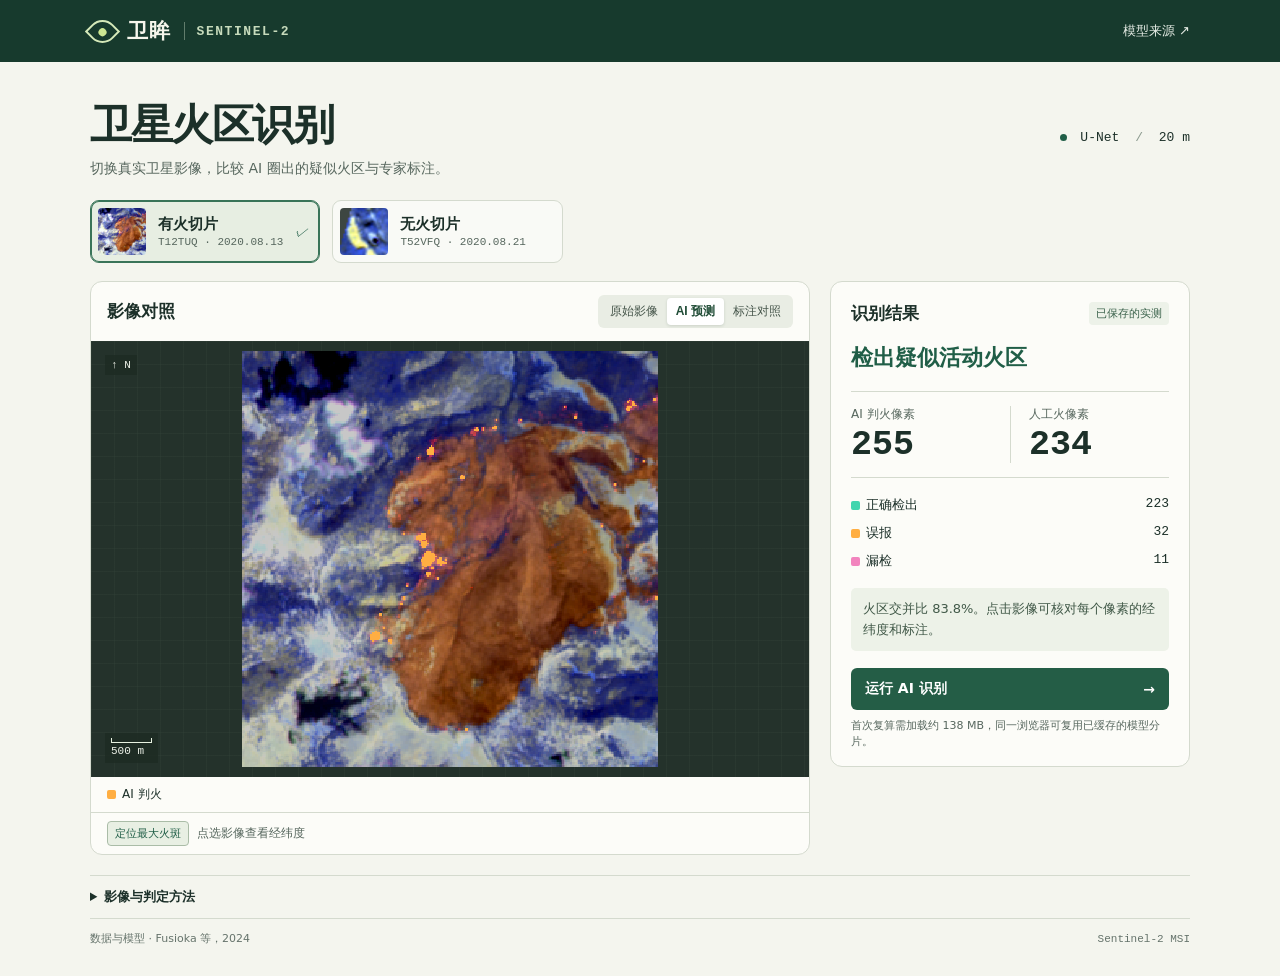
<file: index.html>
<!doctype html>
<html lang="zh-CN" data-inference="browser">
<head>
<meta charset="utf-8"><meta name="viewport" content="width=device-width,initial-scale=1">
<meta name="theme-color" content="#122e25"><title>卫眸 · 卫星火区识别</title>
<script>
if (location.hostname === "baoqingwang3-prog.github.io" &&
    new URLSearchParams(location.search).get("compute") !== "browser") {
  location.replace("https://2i2c.mybinder.org/v2/gh/baoqingwang3-prog/sentinel2-fire-demo/51c2fac4081e486a7c430a73ceaf1d8e963b3646?urlpath=proxy%2F7777%2Fterrain%2F");
}
</script>
<link rel="stylesheet" href="./style.css">
</head>
<body>
<header><div class="header-core"><div class="brand"><span class="brand-icon" aria-hidden="true"><i></i></span><span>卫眸</span><span class="brand-sep"></span><span class="brand-en">SENTINEL-2</span></div><a href="https://github.com/Minoro/transfer-learning-landsat8-sentinel2" target="_blank" rel="noreferrer">模型来源 ↗</a></div></header>
<main>
<section class="intro"><div><h1>卫星火区识别</h1><p>切换真实卫星影像，比较 AI 圈出的疑似火区与专家标注。</p></div><a class="terrain-link" id="terrain-link" href="./terrain/" hidden>进入三维盲测 ↗</a><div class="pipeline"><span class="dot"></span> U-Net <span>/</span> 20 m</div></section>
<section class="selector" aria-label="选择测试切片">
<button type="button" class="sample selected" data-case="fire" aria-pressed="true"><img src="./samples/fire/swir.png" alt=""><span><b>有火切片</b><small>T12TUQ · 2020.08.13</small></span><em aria-hidden="true">✓</em></button>
<button type="button" class="sample" data-case="clear" aria-pressed="false"><img src="./samples/clear/thumb.png" alt=""><span><b>无火切片</b><small>T52VFQ · 2020.08.21</small></span><em aria-hidden="true">✓</em></button>
</section>
<div class="workspace">
<section class="visual" aria-label="卫星影像查看器">
<div class="visual-head"><h2>影像对照</h2><div class="modes" aria-label="显示图层"><button data-mode="original" aria-pressed="false">原始影像</button><button class="active" data-mode="prediction" aria-pressed="true">AI 预测</button><button data-mode="compare" aria-pressed="false">标注对照</button></div></div>
<div class="viewer"><div class="north" aria-label="上方为网格北">↑ N</div><div class="viewbox">
<canvas id="scene" width="512" height="512" tabindex="0" aria-label="卫星影像，点击像素查看坐标，也可用方向键选择"></canvas>
</div><div class="scale"><i id="scale-line"></i><span id="scale-text"></span></div><button id="zoom" type="button" hidden></button></div>
<div class="legend" id="legend"></div>
<div class="coordinate"><button id="locate" type="button" hidden>定位最大火斑</button><output id="coordinate">点选影像查看经纬度</output><a id="map" hidden target="_blank" rel="noreferrer">查看地图 ↗</a></div>
</section>
<aside><div class="result-head"><h2>识别结果</h2><span id="origin">已保存的实测</span></div>
<p id="verdict" class="verdict">读取中…</p>
<div class="key-stats"><div><small>AI 判火像素</small><strong id="count-p">—</strong></div><div><small>人工火像素</small><strong id="count-r">—</strong></div></div>
<dl class="breakdown"><div><dt><i class="teal"></i>正确检出</dt><dd id="tp">—</dd></div><div><dt><i class="amber"></i>误报</dt><dd id="fp">—</dd></div><div><dt><i class="pink"></i>漏检</dt><dd id="fn">—</dd></div></dl>
<p id="interpret" class="interpret"></p>
<button class="run" id="run" disabled>运行 AI 识别 <span>→</span></button><div id="run-status" role="status" aria-live="polite">读取中…</div>
<button id="review-open" type="button" aria-controls="review-box" aria-expanded="false" hidden>复核这个火斑 ↓</button>
</aside></div>
<section id="review-box" class="evidence" hidden>
  <h2>Bear Creek · 事件复核</h2>
  <p id="review-result" role="status"></p>
  <div class="dates">
    <figure><img loading="lazy" src="./review/before.png" alt="7月27日基线燃烧指数图"><figcaption>07.27 · 火前 NBR</figcaption></figure>
    <figure><canvas id="review-scene" width="256" height="256" aria-label="橙色为当天AI预测，青线为官方事后过火边界"></canvas><figcaption>08.13 · AI 火斑 / 最终边界</figcaption></figure>
    <figure><img loading="lazy" src="./review/after.png" alt="9月2日后续燃烧指数图"><figcaption>09.02 · 后续 NBR</figcaption></figure>
  </div>
  <details><summary>观测依据与来源</summary>
    <p>中图橙色为当天预测，青线为 MTBS 最终边界。前后两图用同一 NBR 色标，棕色为低值，蓝绿色为高值，空白处缺测。</p>
    <p id="review-change"></p>
    <p><a href="https://burnseverity.cr.usgs.gov/baer/baer-imagery-support-data-download/2020/bear-creek" target="_blank" rel="noreferrer">USGS 事件档案</a> · <a href="https://apps.fs.usda.gov/ArcX/rest/services/EDW/EDW_MTBS_01/MapServer/75/1072461" target="_blank" rel="noreferrer">MTBS 边界</a> · <a href="https://www.nifc.gov/sites/default/files/NICC/1-Incident%20Information/IMSR/2020/August/20200813IMSR.pdf#page=4" target="_blank" rel="noreferrer">8 月 13 日消防通报</a> · <a href="./review/metadata.json" target="_blank">两期 Sentinel-2 影像来源</a></p>
    <small>Contains modified Copernicus Sentinel data 2020.</small>
  </details>
</section>
<details class="method"><summary>影像与判定方法</summary><dl><div><dt>切片编号</dt><dd id="case-id"></dd></div><div><dt>观测时间</dt><dd id="time"></dd></div><div><dt>有效观测</dt><dd id="coverage"></dd></div><div><dt>模型输入</dt><dd>B12、B11、B8A 三个波段，20 米网格。任一波段为零时跳过该像素。</dd></div><div><dt>判定依据</dt><dd id="method-note">模型得分大于 0.5 时判为疑似活动火。只有评估阶段使用人工标注。页面初次显示本地实测结果，点击运行后使用原模型权重在浏览器内独立计算。</dd></div></dl></details>
<footer><span>数据与模型 · Fusioka 等，2024</span><span>Sentinel-2 MSI</span></footer>
</main>
<script src="./review.js" defer></script>
<script src="./app.js?v=review-1" defer></script>
</body></html>
</file>
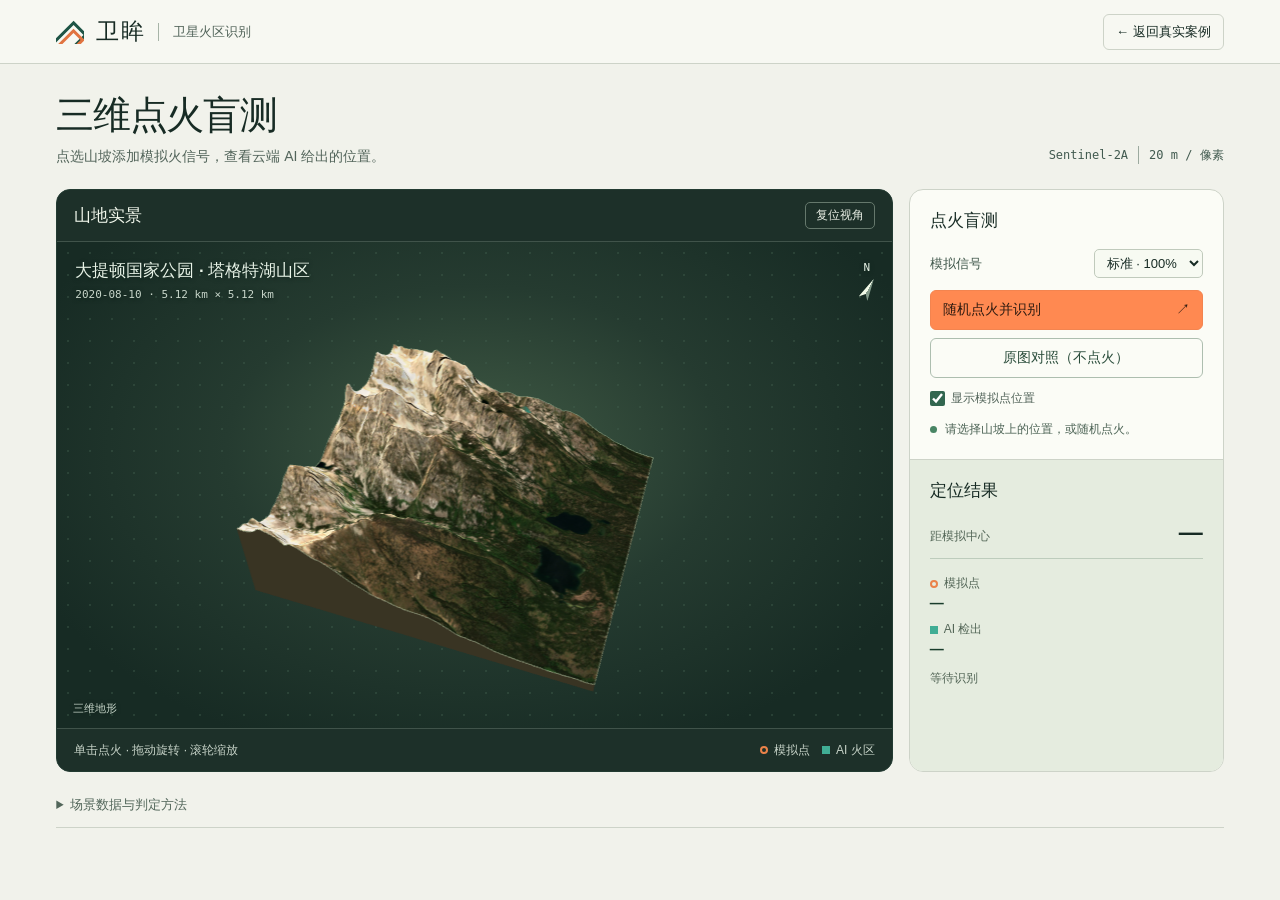
<file: terrain/index.html>
<!doctype html>
<html lang="zh-CN">
<head>
  <meta charset="utf-8">
  <meta name="viewport" content="width=device-width,initial-scale=1">
  <meta name="theme-color" content="#172821">
  <title>卫眸 · 三维山火模拟定位</title>
  <link rel="icon" href="data:,">
  <link rel="stylesheet" href="./style.css">
  <script type="importmap">{"imports":{"three":"./vendor/three/three.module.js"}}</script>
  <script type="module" src="./mountain.js"></script>
</head>
<body>
  <header class="mast">
    <div class="brand"><i class="brandmark" aria-hidden="true"></i><strong>卫眸</strong><span class="brand-sub">卫星火区识别</span></div>
    <a class="back" href="../index.html">← 返回真实案例</a>
  </header>
  <main id="experiment" data-state="loading">
    <div class="intro">
      <div><h1>三维点火盲测</h1><p>点选山坡添加模拟火信号，查看云端 AI 给出的位置。</p></div>
      <div class="snapshot"><span id="satellite">Sentinel-2</span><span>20 m / 像素</span></div>
    </div>
    <div class="workspace">
      <section class="mapcard" aria-labelledby="map-title">
        <div class="map-top"><h2 id="map-title">山地实景</h2><button type="button" class="map-tool" id="reset" disabled>复位视角</button></div>
        <div id="stage">
          <canvas id="terrain-canvas" aria-label="三维山地，点击地面模拟点火。也可使用右侧随机点火按钮。"></canvas>
          <div class="map-place"><strong id="scene-name">正在读取影像…</strong><span id="scene-date"></span></div>
          <div class="north" aria-label="指北针"><span>N</span><i id="north-arrow"></i></div>
          <div id="markers" aria-hidden="true"><span id="truth-pin" class="pin truth" hidden><i></i><b>模拟点</b></span><span id="ai-pin" class="pin predicted" hidden><i></i><b>AI</b></span></div>
          <span id="view-mode">三维地形</span><span id="probe"></span>
        </div>
        <div class="map-foot"><span id="navigation">单击点火 · 拖动旋转 · 滚轮缩放</span><span class="legend"><i class="orange"></i> 模拟点 <i class="mint"></i> AI 火区</span></div>
      </section>
      <aside class="panel">
        <section class="actions-box">
          <h2>点火盲测</h2>
          <div class="formrow"><label for="strength">模拟信号</label><select id="strength"><option value="1">标准 · 100%</option><option value="0.4">较弱 · 40%</option><option value="0.1">微弱 · 10%</option></select></div>
          <button class="primary" id="random" disabled>随机点火并识别 <span aria-hidden="true">↗</span></button>
          <button class="secondary" id="clear" disabled>原图对照（不点火）</button>
          <label class="toggle"><input type="checkbox" checked id="truth-toggle"> 显示模拟点位置</label>
          <div class="status-line"><i></i><p role="status" id="status">正在载入山地影像…</p></div>
        </section>
        <section class="result-box">
          <h2>定位结果</h2>
          <div class="result-main"><span>距模拟中心</span><strong id="distance">—</strong></div>
          <dl class="coords"><div><dt><i class="orange"></i>模拟点</dt><dd id="truth-coord">—</dd></div><div><dt><i class="mint"></i>AI 检出</dt><dd id="ai-coord">—</dd></div></dl>
          <p id="counts">等待识别</p>
        </section>
      </aside>
    </div>
    <details class="method"><summary>场景数据与判定方法</summary>
      <p id="scene-info"></p><p>底图使用真实卫星 RGB 影像与同区域高程。模拟点火在 13 个邻近像素中加入合成光谱信号。云端 U-Net 只读取 B12、B11、B8A 三个波段，得分大于 0.5 的像素判火。定位点取最大连续火斑中最靠近其重心的像素。距离按 20 米地面网格计算，0 米表示两个中心落在同一像素。</p>
      <p id="sources"></p>
      <p id="credit" lang="en"></p>
      <p><a id="scene-source" target="_blank" rel="noreferrer">卫星影像目录</a> · <a id="dem-source" target="_blank" rel="noreferrer">高程数据与许可</a> · <a href="https://github.com/Minoro/transfer-learning-landsat8-sentinel2" target="_blank" rel="noreferrer">模型出处</a> · <a href="./vendor/three/LICENSE">Three.js 许可</a></p>
    </details>
  </main>
</body>
</html>
</file>
<file: style.css>
:root{--ink:#1c3029;--green:#205e47;--paper:#f4f5ee;--line:#d4dace;--muted:#57675e;--teal:#41d5ae;--amber:#ffae42;--pink:#f284be}*{box-sizing:border-box}body{margin:0;background:var(--paper);color:var(--ink);font-family:Inter,"Microsoft YaHei","PingFang SC",system-ui,sans-serif}header{background:#173a2d;color:#f6f6ec}.header-core,main{width:min(1100px,calc(100% - 56px));margin:auto}.header-core{display:flex;align-items:center;justify-content:space-between;height:62px}.header-core a{color:#e6ece5;font-size:13px;text-decoration:none}.brand{display:flex;align-items:center;gap:12px;font-size:21px;font-weight:700;letter-spacing:.06em}.brand-en{font-size:13px;font-family:ui-monospace,Consolas,monospace;letter-spacing:.12em;color:#c7dbbc}.brand-sep{height:18px;width:1px;background:#617d6c}.brand-icon{height:25px;width:25px;border:2px solid #d5e9b9;border-radius:60% 0 60% 0;transform:rotate(45deg);display:grid;place-items:center}.brand-icon i{width:8px;height:8px;background:#cce792;border-radius:50%}.intro{display:flex;align-items:center;justify-content:space-between;margin:35px 0 22px}.intro h1{font-size:clamp(28px,3.3vw,42px);margin:0;font-weight:750;letter-spacing:-.035em}.intro p{margin:7px 0 0;font-size:14px;color:var(--muted)}.pipeline,.sample small,.coordinate output,.coordinate a,footer span:last-child,#origin,.key-stats strong,.breakdown dd{font-family:ui-monospace,Consolas,"Microsoft YaHei",monospace}.pipeline{font-size:13px}.pipeline span:not(.dot){margin:0 8px;color:#8b9a8e}.dot{display:inline-block;width:7px;height:7px;margin-right:6px;background:var(--green);border-radius:50%}.selector{display:flex;gap:12px;margin-bottom:18px}.sample{display:flex;align-items:center;gap:12px;border:1px solid var(--line);background:#f9faf6;color:var(--ink);border-radius:9px;padding:7px 11px 7px 7px;cursor:pointer;min-width:225px;text-align:left}.sample.selected{background:#e7eee2;border-color:#397458;box-shadow:inset 0 0 0 1px #397458}.sample img{width:48px;height:47px;object-fit:cover;border-radius:4px}.sample span{display:grid;gap:2px}.sample b{font-size:15px}.sample small{color:var(--muted);font-size:11px}.sample em{margin-left:auto;font-size:13px;color:var(--green);visibility:hidden}.sample.selected em{visibility:visible}.workspace{display:grid;grid-template-columns:minmax(0,1.7fr) minmax(270px,.85fr);gap:20px;align-items:start}.visual,aside{border:1px solid var(--line);border-radius:12px;overflow:hidden;background:#fcfcf8}.visual-head,.result-head{display:flex;align-items:center;justify-content:space-between;gap:6px}.visual-head{padding:13px 16px}.visual h2,aside h2{font-size:17px;margin:0}.modes{display:flex;border-radius:6px;background:#e9ede4;padding:3px}.modes button{border:0;background:transparent;color:#445449;padding:5px 9px;border-radius:4px;font-size:12px;cursor:pointer}.modes .active{background:white;color:#214d37;box-shadow:0 1px 3px #243a2726;font-weight:700}.viewer{position:relative;display:flex;align-items:center;justify-content:center;background-color:#24322b;background-image:linear-gradient(#a5c9af0a 1px,transparent 1px),linear-gradient(90deg,#a5c9af0a 1px,transparent 1px);background-size:23px 23px;padding:10px}.viewbox{width:min(416px,100%);aspect-ratio:1;position:relative}.viewbox canvas{display:block;width:100%;height:100%;image-rendering:pixelated;cursor:crosshair}.north,.scale,#zoom{position:absolute;color:#eff3ea;z-index:1;font:11px/1.3 ui-monospace,Consolas,"Microsoft YaHei",monospace}.north{top:14px;left:14px;background:#1c2a22bf;padding:3px 6px}.scale{bottom:14px;left:14px;background:#1c2a22bf;padding:5px 6px}.scale i{display:block;border:1px solid #e8f2e1;border-top:0;height:5px;margin-bottom:1px}#zoom{right:12px;bottom:14px;background:#233d30dd;border:1px solid #819688;border-radius:4px;padding:5px 8px;cursor:pointer}.legend,.coordinate{min-height:35px;display:flex;align-items:center;gap:14px;padding:8px 16px;font-size:12px}.legend span,.breakdown dt{display:flex;align-items:center;gap:6px}.legend i,.breakdown i{display:inline-block;width:9px;height:9px;border-radius:2px}.teal{background:var(--teal)}.amber{background:var(--amber)}.pink{background:var(--pink)}.nodata{background:#68716a}.coordinate{border-top:1px solid var(--line);flex-wrap:wrap;color:var(--muted);gap:8px}.coordinate a{margin-left:auto;color:var(--green);text-decoration:none}aside{padding:20px 20px 15px}#origin{background:#edf2e9;padding:4px 7px;color:#386049;border-radius:4px;font-size:11px}.verdict{font-size:22px;font-weight:700;margin:18px 0;color:var(--green)}.key-stats{display:grid;grid-template-columns:1fr 1fr;border-block:1px solid var(--line);padding:14px 0}.key-stats div{display:flex;flex-direction:column}.key-stats div+div{border-left:1px solid var(--line);padding-left:18px}.key-stats small{color:var(--muted);font-size:12px}.key-stats strong{font-size:35px;font-weight:550;margin-top:5px;line-height:1}.breakdown{margin:13px 0}.breakdown div{display:flex;justify-content:space-between;padding:5px 0;font-size:13px}.breakdown dd{margin:0}.interpret{font-size:13px;line-height:1.65;color:#415948;background:#edf2e8;padding:10px 12px;border-radius:5px;margin:10px 0 17px}.run{width:100%;background:#245d46;color:white;border:0;border-radius:6px;padding:12px 14px;display:flex;justify-content:space-between;align-items:center;font:inherit;font-size:14px;font-weight:650;cursor:pointer}.run:hover{background:#174b36}button:disabled{opacity:.55;cursor:wait}button:focus-visible,a:focus-visible,canvas:focus-visible{outline:3px solid #ce7611;outline-offset:3px}#run-status{margin-top:8px;color:var(--muted);min-height:18px;font-size:11px;line-height:1.5}.method{border-block:1px solid var(--line);margin-top:20px;padding:12px 0;font-size:13px}summary{cursor:pointer;font-weight:600}.method dl{margin:12px 0 1px}.method dl>div{display:grid;grid-template-columns:90px 1fr;margin:6px 0;line-height:1.5}.method dt{color:var(--muted)}.method dd{margin:0;overflow-wrap:anywhere}footer{display:flex;align-items:center;justify-content:space-between;margin:12px 0 30px;color:#65736b;font-size:11px}[hidden]{display:none!important}@media(max-width:800px){.workspace{grid-template-columns:minmax(0,1.4fr) minmax(232px,.9fr);gap:12px}.visual-head{flex-wrap:wrap}.viewbox{width:min(360px,100%)}aside{padding:15px}.sample{min-width:205px}}@media(max-width:650px){.header-core,main{width:calc(100% - 28px)}.header-core{height:52px}.intro{margin:23px 0 18px}.pipeline{display:none}.selector{gap:6px}.sample{min-width:0;flex:1;gap:6px}.sample img{width:31px;height:36px}.sample small{font-size:9px}.sample b{font-size:13px}.sample em{display:none}.workspace{grid-template-columns:1fr}.visual-head{padding:10px 11px}.visual h2{font-size:15px}.modes button{padding:4px 6px}.legend,.coordinate{padding-inline:9px;gap:7px}.viewbox{width:min(340px,100%)}.viewer{padding:7px}.result-head h2{font-size:16px}.verdict{margin:12px 0}.key-stats{padding:10px 0}.method dl>div{grid-template-columns:70px 1fr}}#locate{background:#e8efe3;color:#205e47;border:1px solid #aabca7;border-radius:4px;font-size:11px;padding:4px 7px;cursor:pointer}
[hidden]{display:none!important}
.terrain-link,#review-open{color:#1a5040;font:inherit;font-weight:650}
.terrain-link{margin-left:auto;padding:8px 12px}
#review-open{margin-top:12px;width:100%;padding:9px;border:1px solid #859f8f;border-radius:7px;background:#f2f6ee;cursor:pointer}
.evidence{margin:18px 0;padding:18px;background:#fff;border:1px solid #d6ded3;border-radius:10px}
.evidence h2,.evidence p{margin:0 0 10px}
.evidence details{margin-top:12px}.evidence summary{cursor:pointer}
.dates{display:grid;grid-template-columns:repeat(3,minmax(0,1fr));gap:10px}
.dates figure{margin:0}.dates canvas,.dates img{display:block;width:100%;height:auto;aspect-ratio:1;background:#eee;border-radius:5px}
.dates figcaption{font-size:.82rem;margin-top:4px}
@media(max-width:550px){.dates{gap:5px}.dates figcaption{font-size:.7rem}.terrain-link{margin-left:0}}
</file>
<file: terrain/style.css>
:root{color-scheme:light;--ink:#172b24;--quiet:#52645a;--line:#cdd3c8;--paper:#f1f2eb;--orange:#ff8951;--mint:#54dec0;font-family:"Microsoft YaHei UI","Microsoft YaHei",Arial,sans-serif;font-synthesis:none}
*{box-sizing:border-box}body{margin:0;background:var(--paper);color:var(--ink)}button,select,input{font:inherit}button,select{cursor:pointer}button:disabled,select:disabled{cursor:wait;opacity:.54}button:focus-visible,select:focus-visible,summary:focus-visible,input:focus-visible{outline:3px solid #149d82;outline-offset:3px}
.mast{height:64px;border-bottom:1px solid var(--line);display:flex;align-items:center;justify-content:space-between;padding:0 max(4.4vw,20px);background:#f7f8f2}.brand{display:flex;align-items:center;gap:12px}.brand strong{font-size:23px;letter-spacing:2px}.brand-sub{font-size:13px;border-left:1px solid #a7b4a7;padding-left:14px;color:var(--quiet)}.brandmark{width:28px;height:25px;position:relative;display:inline-block;overflow:hidden}.brandmark:before,.brandmark:after{content:"";position:absolute;inset:4px 5px -12px 3px;border:3px solid #1e5445;transform:rotate(45deg)}.brandmark:after{inset:12px 5px -10px 7px;border-color:#e17441}.local{display:inline-flex;align-items:center;gap:8px;color:#365e4d;font-size:12px}.local i,.status-line>i{width:7px;height:7px;flex:0 0 7px;border-radius:50%;background:#488564}
main{max-width:1610px;margin:auto;padding:clamp(22px,3.2vh,40px) max(4.4vw,20px) 34px}.intro{display:flex;align-items:flex-end;justify-content:space-between;gap:16px;margin-bottom:22px}.intro h1{font-size:clamp(28px,3vw,46px);line-height:1.12;margin:0;letter-spacing:-.035em;font-weight:760}.intro p{margin:9px 0 0;color:var(--quiet);font-size:14px;line-height:1.6}.snapshot{font:12px/1.5 "Consolas",monospace;color:#415a4f;display:flex;gap:10px;white-space:nowrap;padding-bottom:3px}.snapshot span+span{border-left:1px solid #9caa9f;padding-left:10px}
.workspace{display:grid;grid-template-columns:minmax(0,1fr) minmax(275px,315px);gap:16px;align-items:stretch}.mapcard,.panel{border:1px solid var(--line);border-radius:14px;overflow:hidden}.mapcard{background:#1d3029;border-color:#233b32;display:flex;flex-direction:column;color:#eff5ea}.map-top,.map-foot{display:flex;justify-content:space-between;align-items:center;gap:10px;padding:12px 17px}.map-top{border-bottom:1px solid #40534a}.map-top h2,.panel h2{margin:0;font-size:17px;font-weight:700}.map-tool{background:transparent;border:1px solid #65786c;border-radius:5px;color:#e9eee5;padding:4px 10px;font-size:12px}.map-tool:hover{background:#334a3d}
#stage{flex:1;position:relative;isolation:isolate;min-height:clamp(420px,54vh,645px);overflow:hidden;background-color:#152820;background-image:radial-gradient(#42604e66 1px,transparent 1px),radial-gradient(ellipse at 50% 43%,#415b45 0%,#253b30 42%,#172b24 82%);background-size:22px 22px,100% 100%}#terrain-canvas{position:absolute;inset:0;width:100%;height:100%;display:block;touch-action:none;cursor:crosshair}.map-place,.north,#view-mode,#probe{pointer-events:none;position:absolute;color:#e8f3e7;text-shadow:0px 1px 4px #11261e}.map-place{top:17px;left:18px;display:grid;gap:4px}.map-place strong{font-size:17px;font-weight:600}.map-place span,#view-mode,#probe{color:#c7d5c9;font:11px/1.55 Consolas,"Microsoft YaHei",monospace}.north{top:19px;right:20px;display:grid;justify-items:center;gap:3px;font:11px Consolas,monospace}.north i{width:10px;height:23px;background:linear-gradient(90deg,#f2fae8 50%,#829989 50%);clip-path:polygon(50% 0,100% 100%,50% 75%,0 100%);transform-origin:50% 63%}#view-mode{left:16px;bottom:11px}#probe{right:15px;bottom:11px;background:#153124b0;padding-inline:4px}#markers{position:absolute;inset:0;pointer-events:none;overflow:hidden}.pin{position:absolute;left:0;top:0;width:0;height:0}.pin[hidden]{display:none}.pin i{position:absolute;display:block;left:-6px;top:-6px;width:12px;height:12px;border:2px solid #ffc49b;border-radius:100%;box-shadow:0 0 0 1px #20302c,0 0 9px #ff8148}.pin b{position:absolute;right:11px;top:-23px;color:#311408;background:#ffab75;font:600 10px/1.4 "Microsoft YaHei",sans-serif;white-space:nowrap;padding:2px 4px;border-radius:3px}.pin.predicted i{width:7px;height:7px;left:-3.5px;top:-3.5px;background:#56ffdd;border-color:#25473e;border-radius:0;transform:rotate(45deg)}.pin.predicted b{left:11px;right:auto;top:4px;background:#62e9cc;color:#103e34}
.map-foot{border-top:1px solid #40534a;color:#c7d3c8;font-size:12px;line-height:1.5}.legend{display:flex;align-items:center;gap:6px;white-space:nowrap}.legend i,.coords i{display:inline-block;width:8px;height:8px}.orange{border:2px solid #ea8249;border-radius:50%}.mint{background:#40ad94}.legend i:nth-child(2){margin-left:6px}
.panel{background:#fbfcf6;display:flex;flex-direction:column}.actions-box,.result-box{padding:19px 20px}.result-box{border-top:1px solid var(--line);background:#e5ecdf;flex:1}.formrow{display:flex;align-items:center;justify-content:space-between;gap:10px;margin:17px 0 12px;font-size:13px;color:#41584c}.formrow select{border:1px solid #c0cabc;border-radius:5px;padding:5px 8px;background:#f7faf2;color:var(--ink)}.primary,.secondary{width:100%;padding:10px 12px;border-radius:6px;font-weight:650;font-size:14px}.primary{background:var(--orange);border:1px solid #f3844f;color:#301c11;display:flex;justify-content:space-between}.primary:hover:enabled{background:#ffa16c}.secondary{margin-top:8px;border:1px solid #adbeaf;color:#294c3a;background:transparent}.secondary:hover:enabled{background:#e8eee2}.toggle{display:flex;gap:6px;align-items:center;font-size:12px;color:var(--quiet);padding-top:12px}.toggle input{accent-color:#32664f;margin:0;width:15px;height:15px}.status-line{display:flex;align-items:baseline;gap:8px;color:#4d6456;margin-top:13px;min-height:20px}.status-line p{margin:0;font-size:12px;line-height:1.55;overflow-wrap:anywhere}#experiment[data-state=running] .status-line i{background:#e07832}#experiment[data-state=error] .status-line i{background:#ab3d32}
.result-main{margin:16px 0;padding-bottom:12px;border-bottom:1px solid #bdccbc;display:flex;align-items:baseline;justify-content:space-between}.result-main span,.coords dt,#counts{font-size:12px;color:#536657}.result-main strong{font-size:24px;font-weight:700;font-variant-numeric:tabular-nums}.coords{margin:0}.coords div{margin-bottom:10px}.coords dt{display:flex;align-items:center;gap:6px}.coords dd{margin:3px 0 0;font-family:Consolas,"Microsoft YaHei",sans-serif;font-size:14px;color:#193d2c;font-weight:650;overflow-wrap:anywhere}#counts{margin:12px 0 0;line-height:1.5}.method{border-bottom:1px solid var(--line);margin-top:15px;color:#52665a;font-size:13px}.method summary{padding:9px 0 13px;cursor:pointer;font-weight:600;width:fit-content}.method p{line-height:1.7;margin:0 0 10px;max-width:960px}
@media(max-width:830px){main{padding:22px 18px}.mast{padding:0 18px}.workspace{grid-template-columns:minmax(0,1fr) 255px;gap:10px}.actions-box,.result-box{padding:15px}.map-foot{font-size:11px;flex-wrap:wrap}.snapshot{display:none}}
@media(max-width:670px){.mast{height:53px}main{padding:20px 12px}.intro{margin:0 2px 16px}.intro p{font-size:13px}.workspace{display:flex;flex-direction:column}.map-top{padding:9px 13px}#stage{min-height:clamp(310px,43vh,480px)}.map-place{left:12px;top:11px}.map-place strong{font-size:14px}.map-foot{padding:8px 12px}.panel{display:grid;grid-template-columns:1fr 1fr}.result-box{border-left:1px solid var(--line);border-top:0}.actions-box,.result-box{padding:13px 11px}.formrow{align-items:start;flex-direction:column;gap:4px;margin-top:10px}.result-main{display:block}.result-main strong{display:block;margin-top:5px}.coords dd{font-size:12px}.primary,.secondary{font-size:12px}.map-place span{font-size:10px}}
.pin.truth::before {
  content: "";
  position: absolute;
  width: 13px;
  height: 20px;
  left: -6px;
  top: -24px;
  background: radial-gradient(ellipse at 50% 80%, #fff6a2 12%, #ffb644 38%, #f0632c 74%);
  clip-path: polygon(43% 0, 77% 30%, 74% 49%, 96% 42%, 100% 73%, 78% 95%, 40% 100%, 12% 83%, 0 59%, 22% 31%, 30% 55%, 46% 35%);
}

.back{color:var(--ink);font-size:13px;font-weight:600;text-decoration:none;padding:8px 12px;border:1px solid var(--line);border-radius:6px}
.back:hover{background:#e3e9df}.back:focus-visible{outline:3px solid #149d82;outline-offset:3px}
.method a{color:#215b51}.method a:hover,.back:hover{text-decoration:underline}
</file>
